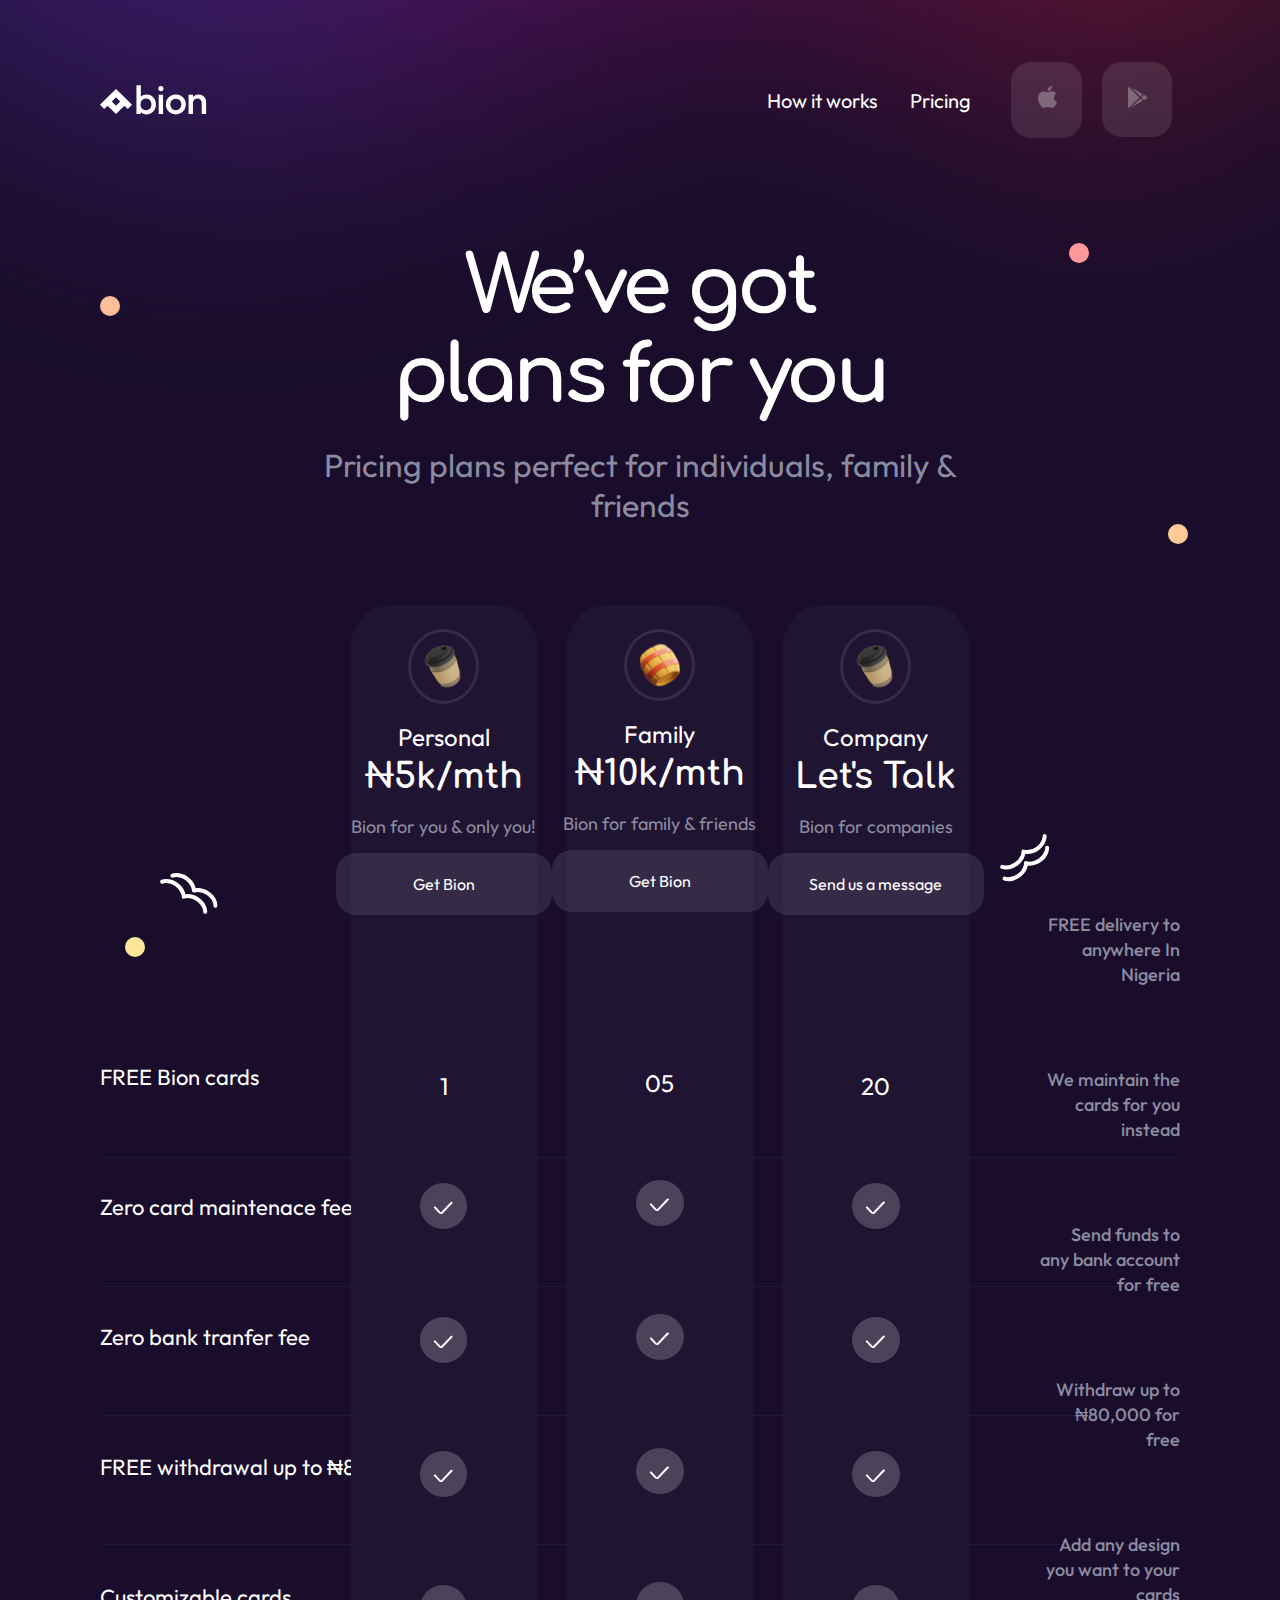
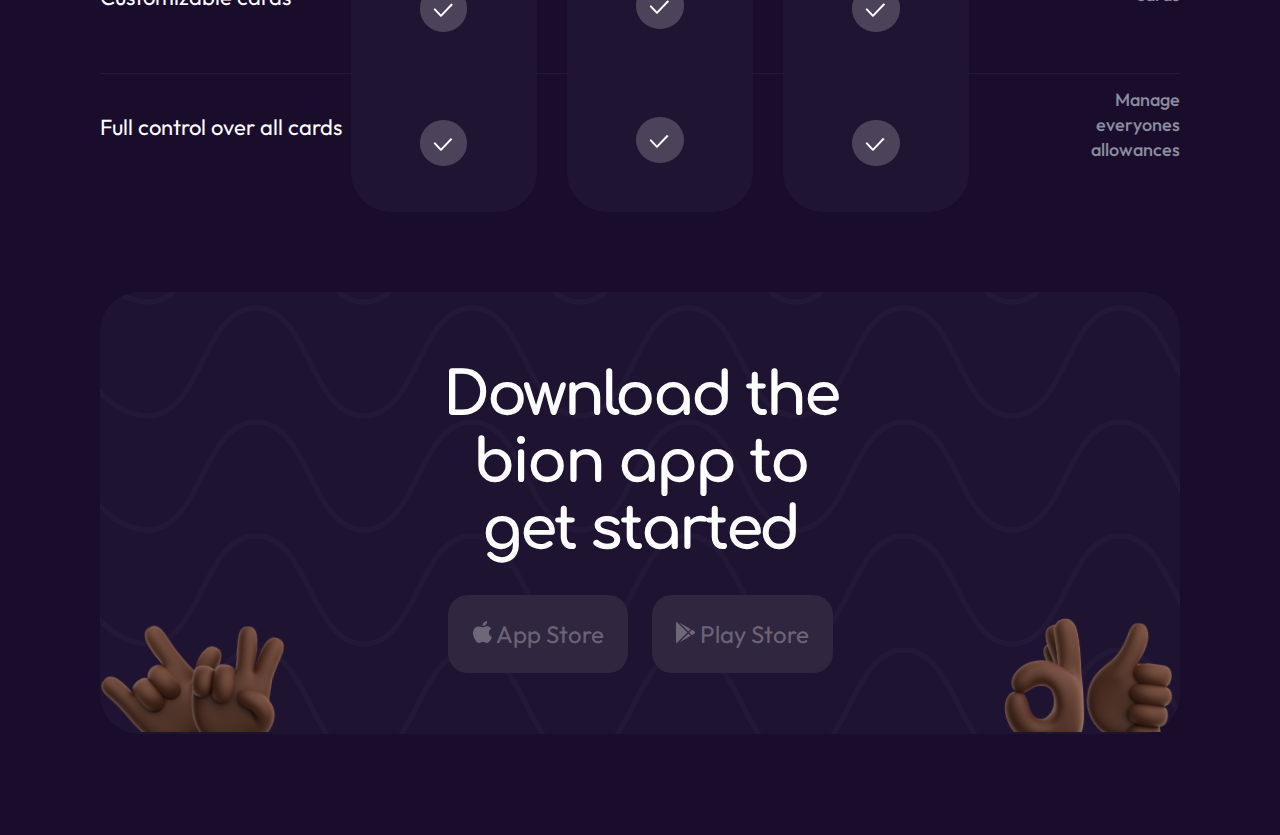
<file: pricing.html>
<!DOCTYPE html>
<html lang="en">
    <head>
        <meta charset="UTF-8">
        <meta name="viewport" content="width=device-width, initial-scale=1.0"> <!-- displays site properly based on user's device -->
        <!-- google fonts added -->
        <link rel="preconnect" href="https://fonts.googleapis.com">
        <link rel="preconnect" href="https://fonts.gstatic.com" crossorigin>
        <link href="https://fonts.googleapis.com/css2?family=Comfortaa:wght@700&family=Outfit:wght@400;500;700&display=swap" rel="stylesheet">
        <!-- css stylesheet -->
        <link rel="stylesheet" href="./stylesheet.css">
        <!-- page info -->
        <link rel="icon" href="./images/vectors/bion icon.svg" type="image/svg" sizes="32x32">
        <title>BION-pricing</title>
    </head>
    <body>
        <header class="bion__header pricing__header container">
            <nav class="header__navigation">
                <div class="bion-logo__home">
                    <a href="./index.html" class="back-to-home">
                        <img class="bion-logo" src="./images/vectors/bion logo.svg" alt="bion logo">
                    </a>    
                </div>
                <ul class="header__navigation--list">
                    <li>
                        <a href="./index.html#how-it-works" class="header__navigation--link">
                            <span>How it works</span>
                        </a>
                    </li>
                    <li>
                        <a href="./pricing.html"  class="header__navigation--link">
                            <span>Pricing</span>
                        </a>
                    </li>
                    <li>
                        <a href="#download-cta" class="header__navigation--link icon__link apple-icon__link" >
                            <span>
                                <img  class="apple-icon" src="./images/vectors/Apple logo.svg" alt="link to apple store">
                            </span>
                        </a>
                        <a href="#download-cta" class="header__navigation--link icon__link play-icon__link" >
                            <span>
                                <img class="play-icon" src="./images/vectors/Play logo.svg" alt="link to google play store">
                            </span>
                        </a>
                    </li>

                </ul>
            </nav>
        </header>
        <main class="bion__main pricing__main">
            <header class="pricing__main--header container">
                <h1 class="pricing__main--heading">
                    We’ve got plans for you
                </h1>
                <p class="pricing__main--details">
                    Pricing plans perfect for individuals, family & friends
                </p>
            </header>
            <!-- pricing plan section -->
            <section class="pricing-section container">
                <!-- priciing benefits -->
                <div class="pricing-section__benefits">
                    <ul class="benefits-list">
                        <li>
                            FREE Bion cards
                        </li>
                        <li>
                            Zero card maintenace fee
                        </li>
                        <li>
                            Zero bank tranfer fee
                        </li>
                        <li>
                            FREE withdrawal up to ₦80k 
                        </li>
                        <li>
                            Customizable cards
                        </li>
                        <li>
                            Full control over all cards
                        </li>
                    </ul>
                </div>
                <!-- end of pricng benefits -->
                <!-- pricing plans-->
                <div class="pricing__plans container">
                    <div class="pricing__plan--card pricing__plan--personal container">
                        <div class="plan__card--info">
                            <img class="plan-icon" src="./images/vectors/Coffee.svg" alt="personal plan">
                            <p class="pricing__minor-heading">Personal</p>
                            <h2 class="pricing__major-heading">₦5k/mth</h2>
                            <p class="pricing__plan--details">Bion for you & only you!</p>
                            <a class="pricing__cta--link" href="#download-cta">
                                <span class="phrase">Get Bion</span>
                            </a>
                        </div>
                        <ul class="benefits-availability">
                            <li class="item num-of-cards">
                                1
                            </li>
                            <li class="item available">
                                <img  class="availability-check" src="./images/vectors/check.svg" alt="availabilty icon">
                            </li>
                            <li class="item available">
                                <img  class="availability-check" src="./images/vectors/check.svg" alt="availabilty icon">
                            </li>
                            <li class="item available">
                                <img  class="availability-check" src="./images/vectors/check.svg" alt="availabilty icon">
                            </li>
                            <li class="item not-available">
                                <img  class="availability-check" src="./images/vectors/check.svg" alt="availabilty icon">
                            </li>
                            <li class="item not-available">
                                <img  class="availability-check" src="./images/vectors/check.svg" alt="availabilty icon">
                            </li>
                        </ul>
                    </div>
                    <div class="pricing__plan--card pricing__plan--family container">
                        <div class="plan__card--info">
                            <img class="plan-icon" src="./images/vectors/sskoo.svg" alt="family plan">
                            <p class="pricing__minor-heading">Family</p>
                            <h2 class="pricing__major-heading">₦10k/mth</h2>
                            <p class="pricing__plan--details">Bion for family & friends</p>
                            <a class="pricing__cta--link" href="#download-cta">
                                <span class="phrase">Get Bion</span>
                            </a>
                        </div>
                        <ul class="benefits-availability">
                            <li class="item num-of-cards">
                                05
                            </li>
                            <li class="item available">
                                <img  class="availability-check" src="./images/vectors/check.svg" alt="availabilty icon">
                            </li>
                            <li class="item available">
                                <img  class="availability-check" src="./images/vectors/check.svg" alt="availabilty icon">
                            </li>
                            <li class="item available">
                                <img  class="availability-check" src="./images/vectors/check.svg" alt="availabilty icon">
                            </li>
                            <li class="item not-available">
                                <img  class="availability-check" src="./images/vectors/check.svg" alt="availabilty icon">
                            </li>
                            <li class="item available">
                                <img  class="availability-check" src="./images/vectors/check.svg" alt="availabilty icon">
                            </li>
                        </ul>
                    </div>
                    <div class="pricing__plan--card pricing__plan--company container">
                        <div class="plan__card--info">
                            <img class="plan-icon" src="./images/vectors/Coffee.svg" alt="company plan">
                            <p class="pricing__minor-heading">Company</p>
                            <h2 class="pricing__major-heading">Let's Talk</h2>
                            <p class="pricing__plan--details">Bion for companies</p>
                            <a class="pricing__cta--link company__cta" href="#">
                                <span class="phrase">Send us a message</span>
                            </a>
                        </div>
                        <ul class="benefits-availability">
                            <li class="item num-of-cards">
                                20
                            </li>
                            <li class="item available">
                                <img  class="availability-check" src="./images/vectors/check.svg" alt="availabilty icon">
                            </li>
                            <li class="item available">
                                <img  class="availability-check" src="./images/vectors/check.svg" alt="availabilty icon">
                            </li>
                            <li class="item available">
                                <img  class="availability-check" src="./images/vectors/check.svg" alt="availabilty icon">
                            </li>
                            <li class="item available">
                                <img  class="availability-check" src="./images/vectors/check.svg" alt="availabilty icon">
                            </li>
                            <li class="item available">
                                <img  class="availability-check" src="./images/vectors/check.svg" alt="availabilty icon">
                            </li>
                        </ul>
                    </div>
                </div>
                <!-- end of pricing plans -->
                <!-- pricng benefit explantion/details -->
                <div class="pricing-section__benefits--explanation">
                    <ul class="benefits-list">
                        <li class="item">
                            FREE delivery to anywhere In Nigeria
                        </li>
                        <li>
                            We maintain the cards for you instead
                        </li>
                        <li>
                            Send funds to any bank account for free 
                        </li>
                        <li>
                            Withdraw up to ₦80,000 for free 
                        </li>
                        <li>
                            Add any design you want to your cards 
                        </li>
                        <li>
                            Manage everyones allowances
                        </li>
                    </ul>

                </div>
                <!-- end of pricing bnefit details -->
            </section>
            <!-- end of pricing plan section -->
            <!-- download cta -->
            <section class="bion__download bion__about--download container" id="download-cta">
                <div class="bion__download--hands">
                    <img class="frame-image" src="./images/vectors/Frame1.svg" alt="hand emoji picture frame">
                </div>
                <!-- download details section -->
                <div class="bion__download--details container">
                    <h4 class="bion__download--heading">
                        Download the bion app to get started
                    </h4>
                    <div class="download__links bion__about--links">
                        <a href="#" class="store-link download__link--apple">
                            <span>
                                <img class="apple-link" src="./images/vectors/Apple logo.svg">
                                App Store
                            </span>
                        </a>
                        <a href="#" class="store-link download__link--play">
                            <span>
                                <img class="play-link" src="./images/vectors/Play logo.svg">
                                Play Store
                            </span>
                        </a>
                    </div>
                </div>
                <div class="bion__download--hands">
                    <img class="frame-image" src="./images/vectors/Frame2.svg" alt="hand emoji picture frame">
                </div>
            </section>
            <!-- end of download cta -->
        </section>
        <!-- end of section two -->
        </main>

    </body>
</html>
</file>
<file: stylesheet.css>
*{
    margin: 0;
    padding:0;
    box-sizing: border-box;
}
html{
    font-size: 62.5%;
    /* 1rem = 10px */
    background-color: hsla(264, 52%, 11%, 1);
  }
body{
    width: 100%;
    min-height: 100vh;
    position:relative;
    background: url(./images/vectors/background\ linearg.svg) no-repeat;
    background-size: contain;
    
}
img{
    max-width: 100%;
    height: auto;
}
h1,
h2,
h4{
    
    font-weight: 700;
    font-family: 'Comfortaa', cursive;
}
h1,
h2,
h3,
h4,
ul{
    color:hsla(0, 0%, 100%, 1);
}
ul{
    list-style: none;
}
h3,
ul,
p,
a{
    font-weight: 400;
    font-family: 'Outfit', sans-serif;
}
p{
    color:hsla(240, 10%, 59%, 1);
}
span,
a{
    display: inline-block;
}

a{
    text-decoration:none;
    color: inherit;
}
/* General styling */
.container{
    width: 100%;
    display: flex;
}
.underline-style{
    text-decoration: underline; /*appears in follow-info and bion__about--heading*/
}
/* BION HEADER section acrosss all pages */
/* navigation section across all pages */
.bion__header{
    padding: 5.4rem 10rem 0;
    margin-bottom: 10rem;
}
.header__navigation{
    width: 100%;
    display: flex;
    justify-content: space-between;
    align-items:center;
}
.header__navigation--list{
    display: flex;
    align-items: center;
    gap:3.2rem;
    color:hsla(0, 0%, 100%, 1);
    font-size: 2rem;
    line-height:2.5rem;
}
.icon__link{
    margin:.8rem;
    background:hsla(0, 0%, 100%, 0.1);
    border-radius: 20px;
}
.apple-icon__link{
    padding: 2.4rem 2.5rem 2.5rem 2.6rem;
}
.play-icon__link{
    padding: 2.5rem 2.5rem 2.4rem 2.6rem;
}
/* LANDING PAGE */
/* Landing page MAIN SECTION */
.main__header{
    padding: 0 8.2rem;
}
/* Landing Header Section */
.landing__main--header{
    flex-direction: column;
    justify-content: center;
    align-items: center;
    padding: 12.2rem 16rem;
    margin-bottom: 7.9rem;
    text-align: center;
    position: relative;
}
/* header stylings using psueodo  elements and animation*/
/* pseudo element and animation styling across all pages */
.landing__main--header::before,
.landing__main--header::after,
.landing__main--heading::before,
.landing__main--heading::after,
.landing__main--links::before,
.landing__main--links::after,
.pricing__main--header::before,
.pricing__main--header::after,
.pricing__main--heading::before,
.pricing__main--heading::after,
.pricing__main--details::before,
.pricing__main--details::after{
    position: absolute;
    animation-name: fading-movement;
    animation-iteration-count: infinite;
    animation-timing-function: ease-in-out;
    animation-delay: 1s;
}

.landing__main--header::before,
.landing__main--header::after,
.landing__main--heading::before,
.landing__main--heading::after,
.pricing__main--header::before,
.pricing__main--header::after,
.pricing__main--heading::before,
.pricing__main--heading::after{
    content: "";
    width: 20px;
    height: 20px;
    border-radius: 50%;  
}
.landing__main--links::before,
.landing__main--links::after,
.pricing__main--details::before,
.pricing__main--details::after{
    content:url(./images/vectors/curvepath.svg);
}

.landing__main--header::before,
.pricing__main--header::before{
    background: hsla(21, 100%, 80%, 1);
    animation-duration: 5.8s;
}

.landing__main--header::after,
.pricing__main--header::after{
    background:hsla(0, 100%, 80%, 1);
    animation-duration: 3s;
}
.landing__main--heading::before,
.pricing__main--heading::before{
    background: hsla(46, 100%, 80%, 1);
    animation-duration: 5.5s;
}

.landing__main--heading::after,
.pricing__main--heading::after{
    background: hsla(30, 100%, 80%, 1);
    animation-duration: 4s;
}

.landing__main--links::before,
.pricing__main--details::before{ 
    animation-duration: 6s;
}

.landing__main--links::after,
.pricing__main--details::after{
    transform: rotate(109deg);
    animation-duration: 5s;
}
/* pseudo element styling  for landing page*/
.landing__main--header::before{
    left: 0%;
    right: 98.86%;
    top: 8.99%;
    bottom: 87.85%;  
}
.landing__main--header::after{
    left: 89.68%;
    right: 7.18%;
    top: 0%;
    bottom: 96.85%;
}
.landing__main--heading::before{
    left: 5.3%;
    right: 93.56%;
    top: 96.85%;
    bottom: 0%;   
}
.landing__main--heading::after{
    left: 98.86%;
    right: 0%;
    top: 46.69%;
    bottom: 50.16%; 
}
.landing__main--links::before{

    left: 9.48%;
    right: 87.9%;
    top: 85.36%;
    bottom: 9.18%;

}
.landing__main--links::after{
    left: 85.51%;
    right: 11.44%;
    top: 85.35%;
    bottom: 9.18%;
}
/* animation styling */
@keyframes fading-movement{
    0%{
        opacity: 0;
    }
    15%{
        opacity: 0.1;
    }
    50%{
        opacity: 1;
    }
    85%{
       opacity: 0.1;
    }
    100%{
        opacity: 0;
        top:-15%;
        bottom: 100%;
    }
}

/* page heading */
.landing__main--heading{
    font-size: 10rem;
    line-height: 11.2rem;   
    letter-spacing: -0.05em;
    margin-bottom: 2.4rem;
}
.gradient-font{
    background: -webkit-linear-gradient(180deg,hsla(305, 77%, 51%, 1), hsla(263, 90%, 61%, 1));
    -webkit-background-clip: text;
    background-clip: text;
    -webkit-text-fill-color: transparent;
}
.landing__main--details{
    font-size: 32px;
    line-height: 40px;
    margin-bottom: 2.4rem;
}
/* landing header links */
.download__links{
    display: flex;
    gap:2.4rem;
    font-size: 2.4rem;
    line-height: 3rem;
    color:hsla(0, 0%, 100%, 0.3);
}
.store-link{
    background: hsla(264, 26%, 20%, 1);
    padding:2.4rem;
    border-radius:20px;
}
.store-link .apple-icon,
.store-link .play-icon{
    position: relative;
    top:.2rem;
    right:.6rem;
    padding-left:.6rem;
}
/* section one  */
.bion__cta{
    padding: 0 10rem;
    justify-content: space-between;
    align-items: center;
}
.bion__cta--follow,
.bion__cta--beta{
    font-size: 2.4rem;
    line-height: 3rem;
}
.bion__cta--follow{
    width: 308px;
}
.follow-info,
.beta-info{
    color:hsla(0, 0%, 100%, 1);
}
.follow-info .pink-font{
    color:hsla(330, 77%, 62%, 1);
}
.bion__cta--beta{
    margin-left:8.6rem;
    display: flex;
    gap:.7rem;
    align-items: center;
    background: hsla(240, 17%, 35%, 0.2);
    border-radius: 100px;
    padding:1.3rem .8rem;
}
.beta-info{
    min-width:158px;
}
.bion__cta--emoji{
    background: hsla(264, 26%, 20%, 1);
    padding: .3rem;
    border-radius: 50%;
}
/* Section two: BIon About */
.bion__about{
    background: hsla(262, 43%, 14%, 1);
    border-radius: 50px 50px 0 0;
    padding:15.9rem 10rem 10.8rem;
}
/* how it works section */
.bion__about--main{
    gap:2.9rem;
    align-items: center;
    margin-bottom: 12rem;
}
.bion__about--heading{
    max-width: 435px;
    font-size: 7rem;
    line-height: 7.8rem;
    letter-spacing: -0.05em;    
}
/* steps list */
.bion__steps--list{
    min-width: 65%;
    gap: 1.6rem;
    flex-wrap: wrap;
    font-size: 2rem;
    line-height: 3rem;
    background: url(./images/vectors/background\ circle.svg), url(./images/vectors/background\ circle.svg);
    background-repeat: no-repeat;
    background-position: 30% 50%, 69.5% 50%;
    position: relative;
}
/* each step styling */
.bion__steps--item{
    width: 32.05%;
    background: hsla(261, 37%, 15%, 1);
    border-radius:40px;
    padding: 2.4rem;
}
.steps__indicator{
    margin-bottom: 1.7rem;
    background:hsla(0, 0%, 85%, 0.05);
    border-radius: 18px;
}
.bion__steps--heading{
    margin-bottom: .8rem;
}
/* arrow placement using pseudo elements */
.bion__steps--list .step-one::after{
    content: url(./images/vectors/arrow1.svg);
    position: absolute;
    top:15%;
    left:21.5%;
}
.bion__steps--list .step-two::after{
    content: url(./images/vectors/arrow2.svg);
    position: absolute;
    top:15%;
    left:57.37%;
}
.bion__steps--list .step-four::after{
    content: url(./images/vectors/arrow3.svg);
    position: absolute;
    top:67.65%;
    left:24.5%;
}
.bion__steps--list .step-five::after{
    content: url(./images/vectors/arrow4.svg);
    position: absolute;
    top:67.65%;
    left:58.37%;
}
/* why bion? section */
.bion__about--why{
    margin-bottom: 12rem;
}
.bion__about--why .mini-heading{
    color:hsla(0, 0%, 100%, 1);
    font-size: 3.2rem;
    line-height: 4rem;
    margin-bottom: 4rem;
}
.bion__about--why .major-heading{
    font-size: 70px;
    line-height: 78px;
    letter-spacing: -0.05em;
}
.major-heading .grey-font{
    color:hsla(0, 0%, 100%, 0.3);
}
/* Download Cta section across all pages */
.bion__download{
    background: url(./images/vectors/Pathbackground.svg), hsla(240, 17%, 35%, 0.1);
    background-position: 0 4%;
    gap:14rem;
    align-items: flex-end;
    padding-top: 7rem;
    border-radius: 40px;
}
.bion__download--details .frame-image{
    width:425px;
    object-fit: cover;
}
/* details section */
.bion__download--details{
    max-width:39.65%;
    align-self: center;
    flex-direction: column;
    align-items: center;
    text-align: center;
    padding-bottom: 6.1rem;
}
.bion__download--heading{
    font-size: 6rem;
    line-height: 6.7rem;
    letter-spacing: -0.05em;
    margin-bottom: 3.2rem;
}
/* PRICING SECTION */
/* pricing header */
.pricing__header{
    margin-bottom: 9.65rem;
}
/* pricing__main section */
.pricing__main{
    padding:0 10rem;
}
/* pricing main header section */
.pricing__main--header{
    flex-direction: column;
    justify-content: center;
    align-items: center;
    text-align: center;
    margin-bottom: 8rem;
    position: relative;
}
.pricing__main--heading{
    width: 566px;
    font-size: 8rem;
    line-height: 8.9rem;
    letter-spacing: -0.05em;
    margin-bottom: 2.4rem;

}
.pricing__main--details{
    width: 734px;
    font-size: 3.2rem;
    line-height: 4rem;
}
/* psuedo element styling for pricing page */
.pricing__main--header::before{
    left: 0%;
    right: 98.86%;
    top: 18.99%;
    bottom: 87.85%;  
}
.pricing__main--header::after{
    left: 89.68%;
    right: 7.3%;
    top: 0%;
    bottom: 96.85%;
}
.pricing__main--heading::before{
    left: 2.32%;
    right: 95.1%;
    top: 246.35%;
    bottom: -65.52%; 
}
.pricing__main--heading::after{
    left: 98.86%;
    right: 0%;
    top: 99.89%;
    bottom: -50.16%; 
}
.pricing__main--details::before{
    left: 5.53%;
    right: 89.74%;
    top: 218.48%;
    bottom: -35.26%;
    
}
.pricing__main--details::after{
    left: 87.51%;
    right: 9.44%;
    top: 218.08%;
    bottom: 65.64%;
}
/* pricing plan section */
.pricing-section{
    background: url(./images/vectors/linebg.svg), url(./images/vectors/linebg.svg), url(./images/vectors/linebg.svg), url(./images/vectors/linebg.svg), url(./images/vectors/linebg.svg);
    background-repeat: no-repeat;
    background-position: 0 45.80%, 0 56.49%, 0 67.18%, 0 77.87%, 0 88.56%;
    align-items: flex-end;
    justify-content: space-between;
    margin-bottom: 8rem;
}
.pricing-section__benefits{
    font-size: 2.2rem;
    line-height: 3rem;
}

.benefits-list,
.benefits-availability{
    display: flex;
    flex-direction: column;
}
.pricing-section__benefits .benefits-list{
    gap: 10rem;
    padding-bottom: 7rem;
}
/* pricing plan*/
.pricing__plans{
    width: 55.6%;
    justify-content: center;
    gap: 3rem;
    margin-left: -100px;
}
/* plan card styling */
.pricing__plan--card{
    width:31%;
    flex-direction: column;
    align-items: center;
    text-align: center;
    padding: 2.4rem 2.4rem 4rem;
    background:hsla(262, 43%, 14%, 1);
    border-radius: 40px;
}
.plan-icon{
    padding: 1.1rem;
    border: 3px solid hsla(0, 0%, 100%, 0.1);
    border-radius: 50%;
    margin-bottom: 1.6rem;
}
.pricing__minor-heading{
    font-size: 2.4rem;
    line-height: 3rem;
    color:hsla(0, 0%, 100%, 1);
}
.pricing__major-heading{
    font-size: 3.5rem;
    line-height: 5rem;
    margin-bottom: 1.55rem;
}
.pricing__plan--details{
    font-size: 1.8rem;
    line-height: 2rem;
    margin-bottom: 1.6rem;
}
.pricing__cta--link{
    color:hsla(0, 0%, 100%, 1);
    font-size: 1.6rem;
    line-height: 1.4rem;
    padding: 2.4rem .8rem;
    background: hsla(0, 0%, 100%, 0.1);
    border-radius: 20px;
    margin-bottom: 15.6rem;
}
.pricing__cta--link .phrase{
    width: 200px;
}
.benefits-availability {
    font-size: 2.4rem;
    line-height: 3rem;
    gap: 8.2rem;
}
.benefits-availability .num-of-cards{
    margin-bottom: 1.rem;
}
.availability-check{
    padding: 1.65rem 1.283rem 1.467rem;
    background: hsla(0, 0%, 100%, 0.2);
    border-radius: 50%;
}
/* end of pricing card styling */
.pricing-section__benefits--explanation{
    width:13%;
}

.pricing-section__benefits--explanation .benefits-list{
    font-weight: 500;
    font-size: 1.8rem;
    line-height: 2.5rem;
    text-align: right;
    color: hsla(240, 10%, 59%, 1);
    gap:8rem;
    padding-bottom: 5rem;
}
/* download cta */
.pricing__main .bion__download{
    margin-bottom: 10.15rem;
}
</file>
